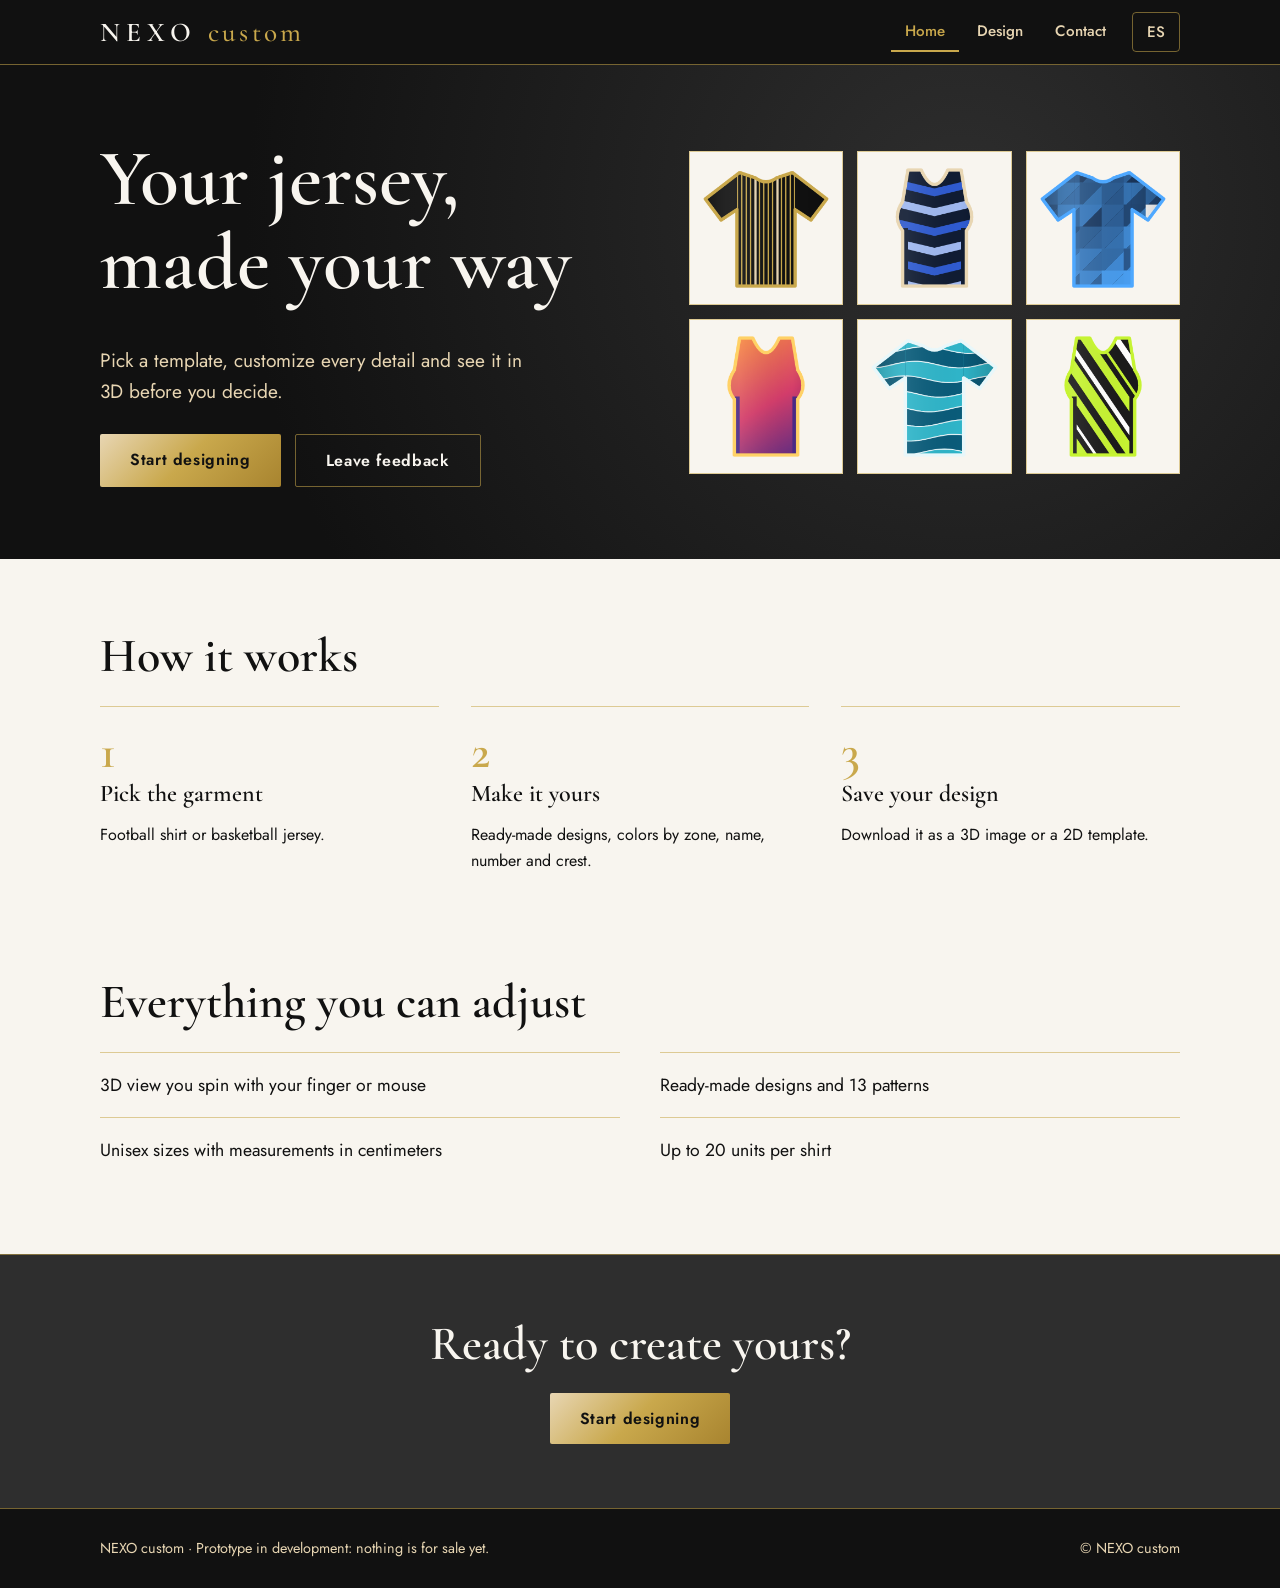
<file: index.html>
<!doctype html>
<html lang="es"><head>
  <meta name="google-site-verification" content="xrRdG8HpuJ-7JbV0ajvpyQojiqw2VtjuyDKPWFhTMPk" />
<meta charset="utf-8">
<meta name="viewport" content="width=device-width,initial-scale=1">
<!-- Tipografías: Cormorant Garamond (títulos), Jost (texto) y Barlow Condensed (números de la camiseta) -->
<link rel="preconnect" href="https://fonts.googleapis.com"><link rel="preconnect" href="https://fonts.gstatic.com" crossorigin>
<link href="https://fonts.googleapis.com/css2?family=Barlow+Condensed:wght@800&family=Cormorant+Garamond:wght@500;600;700&family=Jost:wght@400;500;600&display=swap" rel="stylesheet">
<link rel="stylesheet" href="css/style.css">
<title>NEXO custom · Camisetas personalizadas</title>
<meta name="description" content="Diseñá camisetas de fútbol y básquet en 3D.">
</head><body>
<!-- Encabezado con navegación (se repite en las 3 páginas; aria-current marca la página actual) -->
<header class="top"><div class="wrap"><a class="logo" href="index.html">NEXO<b>custom</b></a>
<nav aria-label="Principal"><a href="index.html" data-i18n="nav_home" aria-current="page"></a><a href="disenador.html" data-i18n="nav_design" ></a><a href="contacto.html" data-i18n="nav_contact" ></a><button class="lang" type="button" aria-label="Idioma / Language">EN</button></nav></div></header>
<main>
<!-- Portada: título, botones y miniaturas clickeables (las genera el script del final) -->
<section class="hero"><div class="wrap">
  <div><h1 data-i18n="h_title"></h1><p data-i18n="h_p"></p>
  <div class="acts"><a class="btn" href="disenador.html" data-i18n="h_cta"></a><a class="btn ghost" href="contacto.html" data-i18n="h_cta2"></a></div></div>
  <div class="shirts" id="shirts"></div>
</div></section>
<!-- Cómo funciona: lista numerada porque es una secuencia de pasos -->
<section class="s"><div class="wrap"><h2 data-i18n="st_h"></h2>
<ol class="steps"><li><h3 data-i18n="s1_h"></h3><p data-i18n="s1_p"></p></li><li><h3 data-i18n="s2_h"></h3><p data-i18n="s2_p"></p></li><li><h3 data-i18n="s3_h"></h3><p data-i18n="s3_p"></p></li></ol></div></section>
<!-- Características -->
<section class="s" style="padding-top:0"><div class="wrap"><h2 data-i18n="ft_h"></h2>
<div class="feats"><div data-i18n="f1"></div><div data-i18n="f2"></div><div data-i18n="f3"></div><div data-i18n="f4"></div></div></div></section>
<!-- Llamado final a la acción -->
<section class="band"><h2 data-i18n="cta_h"></h2><a class="btn" href="disenador.html" data-i18n="h_cta"></a></section>
</main>
<!-- Pie de página -->
<footer><div class="wrap"><span data-i18n="foot"></span><span>© NEXO custom</span></div></footer>
<script src="js/i18n.js"></script>   <!-- traducciones ES/EN -->
<script src="js/patterns.js"></script> <!-- diseños predefinidos -->
<script>
/* Dibuja 6 miniaturas en la portada; cada una abre el diseñador con ese diseño ya aplicado */
document.addEventListener('DOMContentLoaded',()=>{
  const g=document.getElementById('shirts');
  [6,3,8,5,9,11].forEach((p,j)=>{
    const a=document.createElement('a'),s=j%2?'bask':'tee',D=NX.PRE[p];   // alterna camiseta / musculosa
    a.href='disenador.html?s='+s+'&p='+p;
    a.innerHTML='<canvas width="240" height="240"></canvas>';
    NX.mini(a.firstChild,s,D.p,D.c,D.c.sl);g.append(a);
  });
});
</script>
</body></html>
</file>
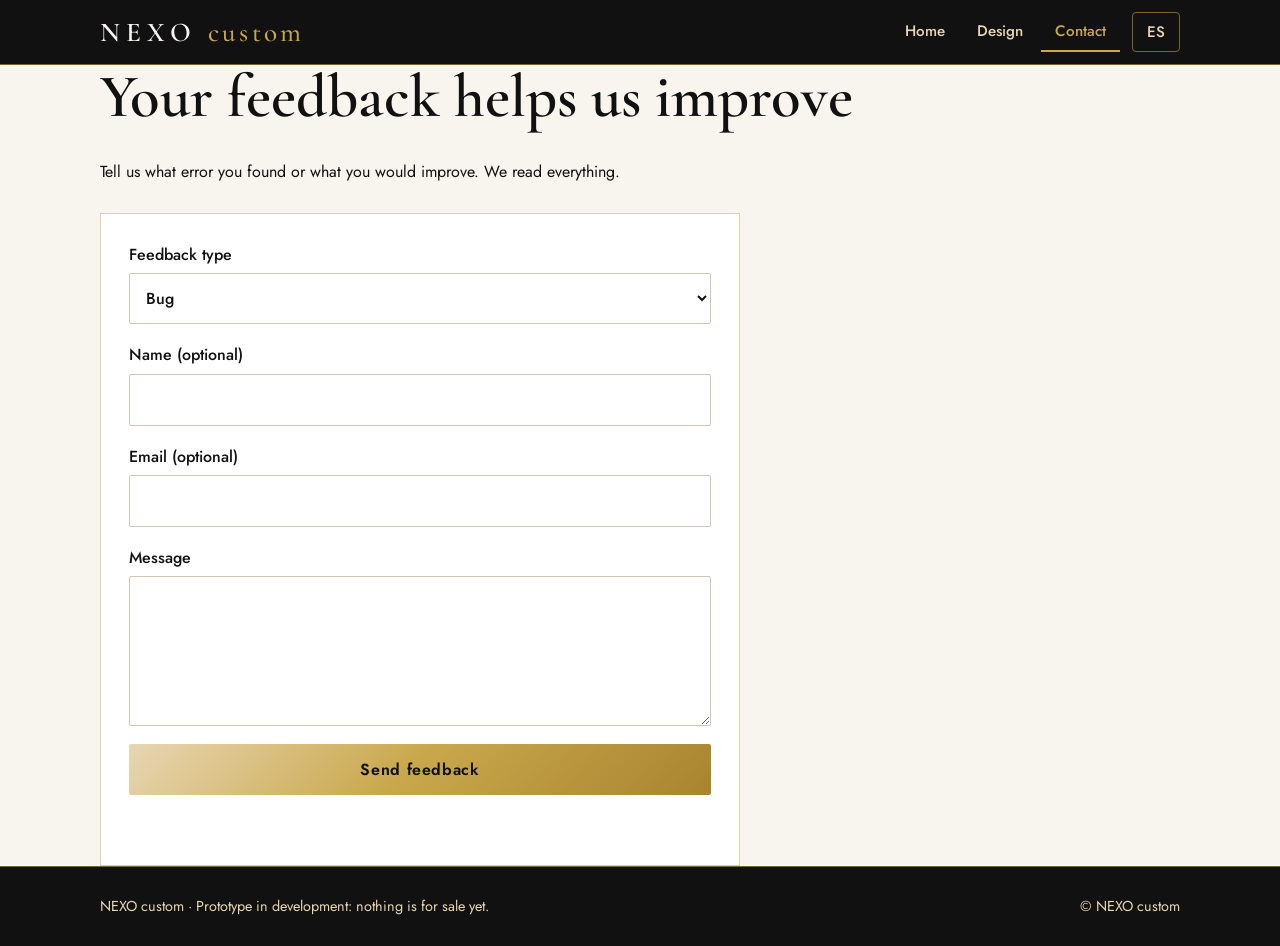
<file: contacto.html>
<!doctype html>
<html lang="es"><head>
<meta charset="utf-8">
<meta name="viewport" content="width=device-width,initial-scale=1">
<!-- Tipografías: Cormorant Garamond (títulos), Jost (texto) y Barlow Condensed (números de la camiseta) -->
<link rel="preconnect" href="https://fonts.googleapis.com"><link rel="preconnect" href="https://fonts.gstatic.com" crossorigin>
<link href="https://fonts.googleapis.com/css2?family=Barlow+Condensed:wght@800&family=Cormorant+Garamond:wght@500;600;700&family=Jost:wght@400;500;600&display=swap" rel="stylesheet">
<link rel="stylesheet" href="css/style.css">
<title>Contacto · NEXO custom</title>
</head><body>
<!-- Encabezado con navegación (se repite en las 3 páginas; aria-current marca la página actual) -->
<header class="top"><div class="wrap"><a class="logo" href="index.html">NEXO<b>custom</b></a>
<nav aria-label="Principal"><a href="index.html" data-i18n="nav_home" ></a><a href="disenador.html" data-i18n="nav_design" ></a><a href="contacto.html" data-i18n="nav_contact" aria-current="page"></a><button class="lang" type="button" aria-label="Idioma / Language">EN</button></nav></div></header>
<main class="s"><div class="wrap">
<h1 style="font-size:clamp(2.4rem,6vw,3.8rem)" data-i18n="ct_h"></h1>
<p data-i18n="ct_p" style="max-width:56ch"></p>
<!-- PASO NECESARIO: reemplazá TU_ID por el ID de tu formulario creado en formspree.io -->
<form class="card" id="f" action="https://formspree.io/f/xnpdaalq" method="POST">
  <label><span data-i18n="ct_type"></span>
    <select name="tipo"><option value="Error" data-i18n="ct_err"></option><option value="Mejora" data-i18n="ct_imp"></option><option value="Sugerencia" data-i18n="ct_sug"></option></select></label>
  <label><span data-i18n="ct_name"></span><input name="nombre" autocomplete="name"></label>
  <label><span data-i18n="ct_mail"></span><input name="email" type="email" autocomplete="email"></label>
  <label><span data-i18n="ct_msg"></span><textarea name="mensaje" required maxlength="3000"></textarea></label>
  <input class="hp" name="_gotcha" tabindex="-1" autocomplete="off" aria-hidden="true"> <!-- campo trampa anti-spam -->
  <button class="btn" type="submit" data-i18n="ct_send"></button>
  <div id="st" role="status"></div> <!-- acá se muestra el resultado del envío -->
</form>
</div></main>
<!-- Pie de página -->
<footer><div class="wrap"><span data-i18n="foot"></span><span>© NEXO custom</span></div></footer>
<script src="js/i18n.js"></script>
<script>
/* Envía el formulario a Formspree sin recargar la página */
document.getElementById('f').onsubmit=async e=>{
  e.preventDefault();const f=e.target,st=document.getElementById('st');st.className='';
  if(f.action.includes('TU_ID')){st.className='er';st.textContent=t('ct_cfg');return}   // falta configurar el ID
  try{
    const r=await fetch(f.action,{method:'POST',body:new FormData(f),headers:{Accept:'application/json'}});
    if(!r.ok)throw 0;st.className='ok';st.textContent=t('ct_ok');f.reset();
  }catch(x){st.className='er';st.textContent=t('ct_fail')}
};
</script>
</body></html>
</file>
<file: css/style.css>
/* =====================================================================
   NEXO custom · Hoja de estilos compartida por las 3 páginas
   Paleta "Gilded Noir": negro, carbón, oro antiguo, champagne y marfil.
   Para cambiar la paleta del sitio, editá solo las variables de :root.
   ===================================================================== */
:root{
  --noir:#111111;   /* negro principal (fondos oscuros) */
  --char:#2E2E2E;   /* carbón (fondos secundarios) */
  --gold:#C9A84C;   /* oro antiguo (acentos y bordes) */
  --champ:#E8D6B3;  /* champagne (textos sobre oscuro) */
  --ivory:#F8F5EF;  /* marfil (fondos claros) */
  --gold-grad:linear-gradient(135deg,#E8D6B3 0%,#C9A84C 48%,#A8842F 100%); /* degradé dorado de botones */
  --hair:1px solid rgba(201,168,76,.55);  /* línea fina dorada */
}
*{box-sizing:border-box}
html{scroll-behavior:smooth}
/* IMPORTANTE: sin esto, un elemento con display propio (grid/flex) ignora el atributo "hidden" */
[hidden]{display:none!important}
body{margin:0;font:400 1rem/1.6 Jost,system-ui,sans-serif;color:var(--noir);background:var(--ivory)}
h1,h2,h3{font-family:"Cormorant Garamond",Georgia,serif;font-weight:600;line-height:1.05;margin:0 0 .5em}
h1{font-size:clamp(2.8rem,7vw,5rem)}h2{font-size:clamp(2rem,4.5vw,3rem)}h3{font-size:1.5rem}
a{color:inherit}
:focus-visible{outline:3px solid var(--gold);outline-offset:2px}   /* foco visible para teclado */
.wrap{max-width:1120px;margin:0 auto;padding:0 20px}

/* ---------- Encabezado y navegación ---------- */
header.top{position:sticky;top:0;z-index:20;background:var(--noir);color:var(--ivory);border-bottom:var(--hair)}
header.top .wrap{display:flex;align-items:center;gap:18px;height:64px}
.logo{font:600 1.7rem "Cormorant Garamond",serif;letter-spacing:.22em;text-decoration:none;color:var(--ivory)}
.logo b{font-weight:500;color:var(--gold);letter-spacing:.12em;margin-left:.4em}
nav{display:flex;gap:4px;margin-left:auto;align-items:center}
nav a,.lang{color:var(--champ);text-decoration:none;padding:8px 14px;font:500 .95rem Jost,sans-serif;background:none;border:0;cursor:pointer;border-bottom:2px solid transparent}
nav a:hover,nav a[aria-current]{color:var(--gold);border-bottom-color:var(--gold)}
.lang{border:var(--hair);border-radius:4px;margin-left:8px}.lang:hover{background:rgba(201,168,76,.15)}

/* ---------- Botones ---------- */
.btn{display:inline-block;background:var(--gold-grad);color:var(--noir);font:600 1rem Jost,sans-serif;letter-spacing:.04em;padding:14px 30px;border:0;border-radius:2px;text-decoration:none;cursor:pointer}
.btn:hover{filter:brightness(1.08)}
.btn.ghost{background:transparent;color:inherit;border:var(--hair)}

/* ---------- Portada (index.html) ---------- */
.hero{background:radial-gradient(circle at 75% 30%,var(--char),var(--noir) 70%);color:var(--ivory);padding:72px 0}
.hero h1{color:var(--ivory)}.hero .wrap{display:grid;grid-template-columns:1.1fr 1fr;gap:48px;align-items:center}
.hero p{font-size:1.2rem;color:var(--champ);max-width:36ch}.hero .acts{display:flex;gap:14px;flex-wrap:wrap;margin-top:28px}
.shirts{display:grid;grid-template-columns:repeat(3,1fr);gap:14px}   /* miniaturas de camisetas clickeables */
.shirts a{background:var(--ivory);border:var(--hair);padding:10px;display:block;transition:transform .2s}
.shirts a:hover{transform:translateY(-4px)}.shirts canvas{width:100%;height:auto;display:block}
section.s{padding:72px 0}
.steps{display:grid;grid-template-columns:repeat(3,1fr);gap:32px;counter-reset:n;padding:0;list-style:none}
.steps li{counter-increment:n;border-top:var(--hair);padding-top:16px}
.steps li:before{content:counter(n);font:600 3rem "Cormorant Garamond",serif;color:var(--gold)}
.feats{display:grid;grid-template-columns:repeat(2,1fr);gap:0 40px}
.feats div{border-top:var(--hair);padding:18px 0;font-size:1.1rem}
.band{background:var(--char);color:var(--ivory);text-align:center;padding:64px 20px;border-top:var(--hair)}.band h2{color:var(--ivory)}
footer{background:var(--noir);color:var(--champ);padding:28px 0;font-size:.9rem;border-top:var(--hair)}
footer .wrap{display:flex;justify-content:space-between;gap:12px;flex-wrap:wrap}

/* ---------- Formulario de contacto ---------- */
form.card{max-width:640px;display:grid;gap:18px;background:#fff;border:var(--hair);padding:28px;margin-top:28px}
label{font-weight:500;display:grid;gap:6px}
input,select,textarea{font:inherit;padding:12px;border:1px solid #cfc7b4;border-radius:2px;width:100%;background:#fff;color:var(--noir)}
textarea{min-height:150px;resize:vertical}
#st{min-height:1.5em;font-weight:600}.ok{color:#1c6b3a}.er{color:#a4262c}
.hp{position:absolute;left:-9999px}   /* campo trampa anti-spam (oculto a personas) */

/* ---------- Diseñador (disenador.html) ---------- */
.studio{display:grid;grid-template-columns:minmax(0,1.25fr) minmax(340px,.75fr);height:calc(100vh - 64px)}
.stage{position:relative;min-height:0;background:radial-gradient(circle at 50% 38%,#4a4a4a 0%,var(--char) 38%,var(--noir) 100%)}
#gl{width:100%;height:100%;display:block;touch-action:none}   /* aquí dibuja Three.js el modelo 3D */
.msg{position:absolute;top:16px;left:16px;right:16px;text-align:center;color:var(--champ);font-weight:500;pointer-events:none}
.hint{position:absolute;top:44px;left:0;right:0;text-align:center;color:rgba(232,214,179,.6);font-size:.85rem;pointer-events:none}
.tools{position:absolute;left:12px;right:12px;bottom:14px;display:flex;gap:8px;flex-wrap:wrap;justify-content:center}
.tools button,.seg button{font:500 .95rem Jost,sans-serif;padding:8px 18px;border:var(--hair);background:rgba(17,17,17,.75);color:var(--champ);cursor:pointer;border-radius:2px}
.tools button[aria-pressed=true],.seg button[aria-pressed=true]{background:var(--gold-grad);color:var(--noir);border-color:var(--gold)}
.panel{overflow:auto;padding:18px 24px 40px;background:var(--ivory);border-left:var(--hair)}
.panel fieldset{border:0;border-bottom:var(--hair);margin:0;padding:18px 0}
.panel legend{font:600 1.5rem "Cormorant Garamond",serif;padding:0;margin-bottom:10px}
.seg{display:flex;gap:8px;flex-wrap:wrap}.seg button{background:#fff;color:var(--noir)}
.pres{display:grid;grid-template-columns:repeat(4,1fr);gap:8px}
.pre{background:#fff;border:var(--hair);padding:6px;cursor:pointer;font:500 .78rem Jost,sans-serif;color:var(--noir)}
.pre:hover,.pre:focus-visible{border-color:var(--noir);background:var(--champ)}.pre canvas{width:100%;display:block}
.cols{display:grid;grid-template-columns:1fr 1fr;gap:10px}
.cols label{grid-template-columns:44px 1fr;align-items:center;font-weight:400;font-size:.92rem}
.cols input{padding:0;height:40px;cursor:pointer}
.two{display:grid;grid-template-columns:1fr 1fr;gap:10px}.two label{font-size:.92rem}
table{width:100%;border-collapse:collapse;font-size:.86rem;margin-top:12px}
th,td{padding:7px 8px;border-bottom:1px solid #ddd3bd;text-align:left}tr.on td{background:var(--champ);font-weight:600}
.qty{display:flex;align-items:center;gap:8px}
.qty button{width:42px;height:42px;border:var(--hair);background:#fff;font-size:1.4rem;cursor:pointer}
.qty input{width:70px;text-align:center}
.sum{background:var(--champ);padding:12px;margin:10px 0;font-weight:500}.dls{display:grid;gap:10px}

/* ---------- Adaptación a celulares y tablets ---------- */
@media(max-width:860px){
  .hero .wrap,.steps,.feats{grid-template-columns:1fr}
  .studio{display:block;height:auto}
  .stage{position:sticky;top:64px;height:52vh;z-index:5}   /* el visor 3D queda fijo arriba al hacer scroll */
  .panel{border:0}
}
@media(max-width:480px){.pres{grid-template-columns:repeat(3,1fr)}.cols{grid-template-columns:1fr}nav a{padding:8px 8px}.logo{letter-spacing:.12em}}
@media(prefers-reduced-motion:reduce){*{transition:none!important;scroll-behavior:auto}}

/* ---------- Posición y tamaño de textos / escudo ---------- */
.row{display:flex;align-items:center;gap:10px;font-weight:400;margin-top:12px}   /* casilla + texto en una línea */
.row input{width:auto;accent-color:var(--gold)}
.sliders{display:grid;grid-template-columns:1fr 1fr;gap:12px;margin-top:12px}.sliders label{font-size:.92rem}
input[type=range]{padding:0;accent-color:var(--gold)}
#gl{cursor:grab}#gl:active{cursor:grabbing}
</file>
